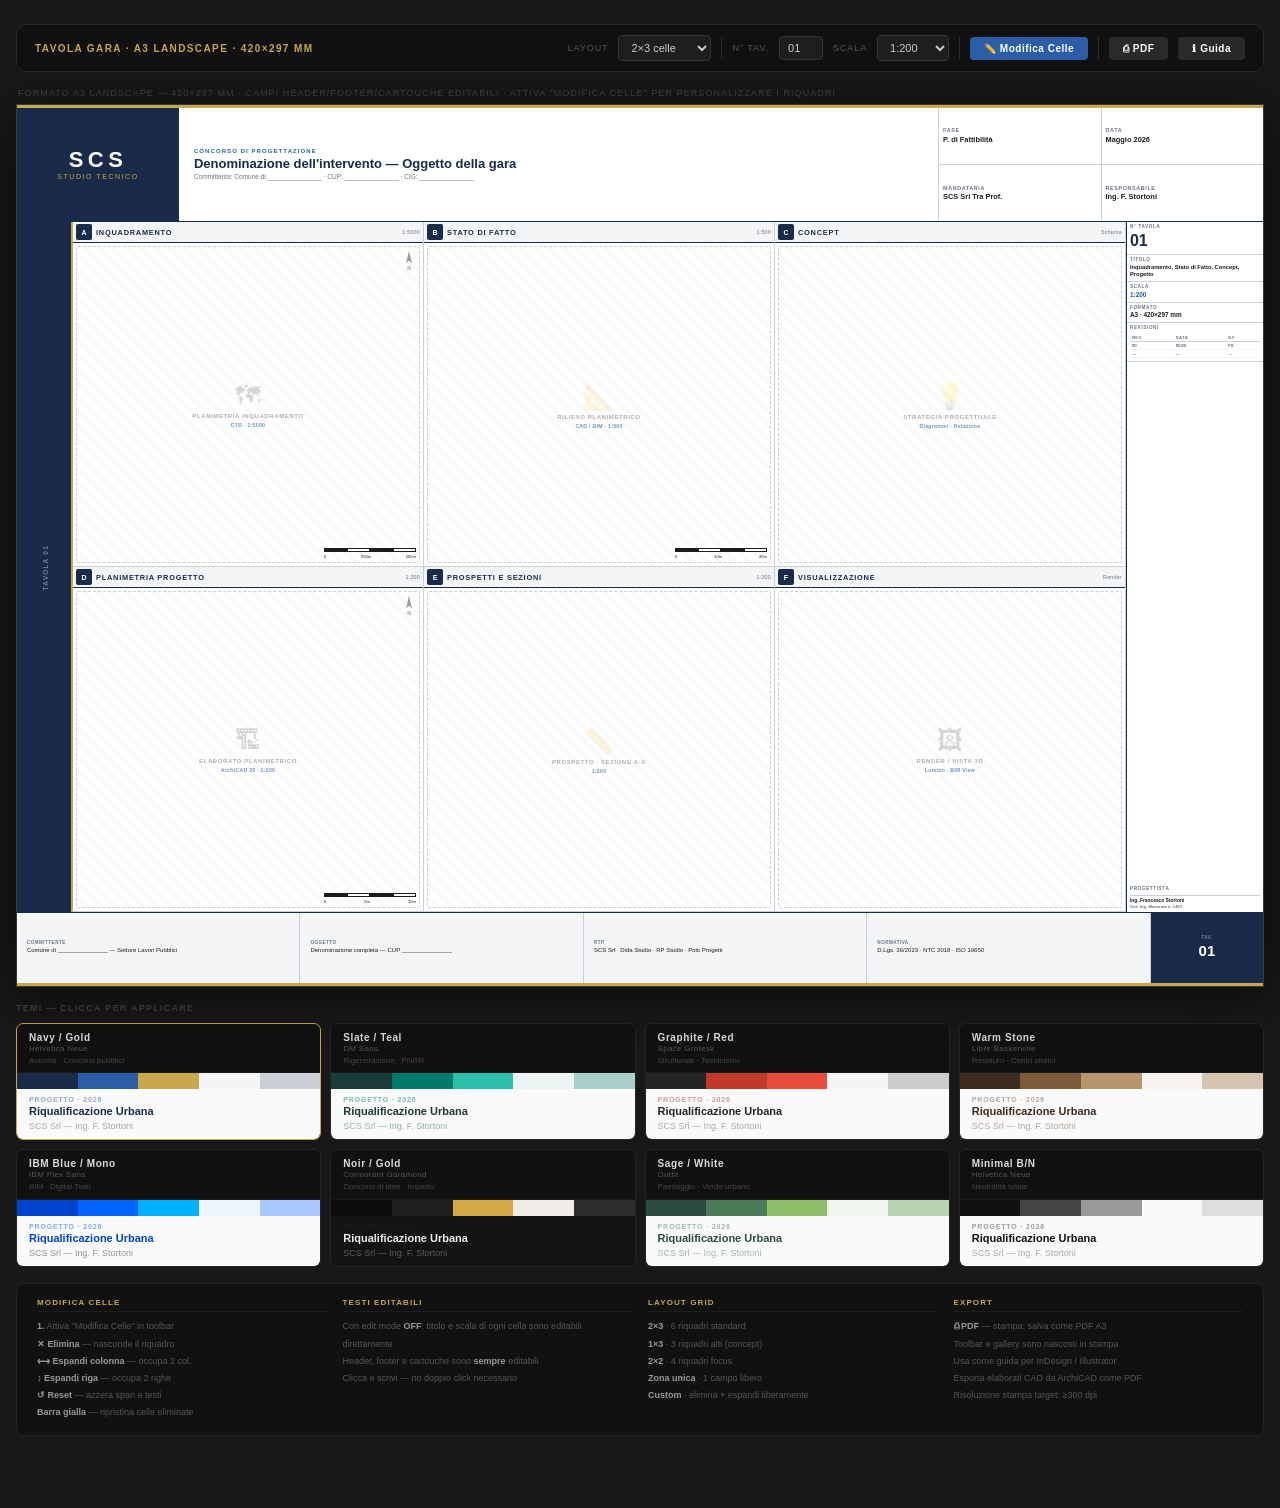
<file: index.html>
<!DOCTYPE html>
<html lang="it">
<head>
<meta charset="UTF-8">
<meta name="viewport" content="width=device-width, initial-scale=1.0">
<title>Template Tavola di Gara — A3</title>
<link rel="preconnect" href="https://fonts.googleapis.com">
<link href="https://fonts.googleapis.com/css2?family=DM+Sans:wght@300;400;500;600;700&family=Space+Grotesk:wght@400;500;600;700&family=Libre+Baskerville:wght@400;700&family=IBM+Plex+Sans:wght@300;400;500;600;700&family=IBM+Plex+Mono:wght@400;500&family=Cormorant+Garamond:wght@400;500;600;700&family=Outfit:wght@300;400;500;600;700&display=swap" rel="stylesheet">
<style>
:root {
  --navy:   #1A2B4A;
  --accent: #2B5EA7;
  --gold:   #C8A84B;
  --light:  #F4F5F7;
  --border: #CBD0D8;
  --text:   #1C1C1C;
  --muted:  #6B7280;
  --white:  #FFFFFF;
  --font:       "Helvetica Neue", Helvetica, Arial, sans-serif;
  --font-label: "Helvetica Neue", Helvetica, Arial, sans-serif;
}
*{box-sizing:border-box;margin:0;padding:0;}
body{
  font-family:var(--font);background:#181818;
  display:flex;flex-direction:column;align-items:center;
  padding:24px 16px 72px;gap:16px;min-height:100vh;
}

/* TOOLBAR */
.toolbar{
  width:100%;max-width:1320px;background:#111;
  border:1px solid #2A2A2A;border-radius:10px;
  padding:10px 18px;display:flex;align-items:center;gap:10px;flex-wrap:wrap;
}
.tb-title{font-size:10px;font-weight:700;letter-spacing:.14em;text-transform:uppercase;color:var(--gold);margin-right:auto;font-family:"Helvetica Neue",Helvetica,Arial,sans-serif;}
.tb-lbl{font-size:9px;color:#555;text-transform:uppercase;letter-spacing:.1em;font-family:"Helvetica Neue",Helvetica,Arial,sans-serif;}
.tb-sel,.tb-inp{background:#1E1E1E;border:1px solid #333;border-radius:4px;color:#CCC;font-family:"Helvetica Neue",Helvetica,Arial,sans-serif;font-size:11px;padding:5px 8px;cursor:pointer;}
.tb-btn{background:var(--accent);border:none;border-radius:4px;color:white;font-family:"Helvetica Neue",Helvetica,Arial,sans-serif;font-size:10px;font-weight:700;padding:6px 14px;cursor:pointer;letter-spacing:.05em;transition:opacity 120ms;white-space:nowrap;}
.tb-btn:hover{opacity:.8;}
.tb-btn.sec{background:#2A2A2A;}
.tb-btn.edit-on{background:#3D2800;border:1.5px solid var(--gold);color:var(--gold);}
.tb-div{width:1px;height:22px;background:#2A2A2A;}

/* RESTORE BAR */
.restore-bar{
  width:100%;max-width:1320px;background:#1E1500;
  border:1px solid #4A3300;border-radius:8px;
  padding:9px 16px;display:none;align-items:center;gap:8px;flex-wrap:wrap;
}
.restore-bar.on{display:flex;}
.rb-lbl{font-size:9px;font-weight:700;color:#998055;letter-spacing:.1em;text-transform:uppercase;font-family:"Helvetica Neue",Helvetica,Arial,sans-serif;}
.rb-chip{
  background:#2A1800;border:1px solid #7B5500;border-radius:20px;
  padding:3px 11px;font-size:9px;font-weight:600;color:var(--gold);
  cursor:pointer;font-family:"Helvetica Neue",Helvetica,Arial,sans-serif;transition:background 100ms;
}
.rb-chip:hover{background:#3E2200;}
.rb-all{margin-left:auto;background:#2E2E2E;border:none;border-radius:4px;color:#888;font-family:"Helvetica Neue",Helvetica,Arial,sans-serif;font-size:9px;font-weight:600;padding:4px 12px;cursor:pointer;}
.rb-all:hover{color:#CCC;}

/* SHEET */
.sheet-wrap{width:100%;max-width:1320px;}
.sheet-lbl{font-size:9px;color:#444;letter-spacing:.12em;text-transform:uppercase;margin-bottom:6px;padding-left:2px;font-family:"Helvetica Neue",Helvetica,Arial,sans-serif;}

.tavola{
  width:100%;aspect-ratio:420/297;
  background:var(--white);border:1px solid #383838;
  position:relative;display:flex;flex-direction:column;
  overflow:hidden;box-shadow:0 10px 50px rgba(0,0,0,.55);
}
.tavola.em{outline:2.5px solid var(--gold);outline-offset:3px;}

.abar{height:3px;background:var(--gold);flex-shrink:0;}

/* HEADER */
.hdr{display:flex;height:13%;border-bottom:1.5px solid var(--navy);flex-shrink:0;}
.hdr-logo{width:13%;background:var(--navy);display:flex;flex-direction:column;align-items:center;justify-content:center;padding:0 6px;flex-shrink:0;gap:2px;}
.l-main{color:white;font-size:clamp(9px,1.8vw,22px);font-weight:800;letter-spacing:.2em;font-family:var(--font-label);line-height:1;}
.l-sub{color:var(--gold);font-size:clamp(4px,.55vw,7px);font-weight:500;letter-spacing:.22em;text-transform:uppercase;font-family:var(--font-label);text-align:center;}
.hdr-proj{flex:1;display:flex;flex-direction:column;justify-content:center;padding:0 clamp(6px,1.2%,16px);border-right:1px solid var(--border);gap:2px;}
.p-ey{font-size:clamp(4px,.48vw,6px);font-weight:700;color:var(--accent);letter-spacing:.18em;text-transform:uppercase;font-family:var(--font-label);}
.p-ttl{font-size:clamp(7px,1.05vw,13px);font-weight:700;color:var(--navy);line-height:1.2;font-family:var(--font);}
.p-sub{font-size:clamp(4px,.52vw,6.5px);color:var(--muted);font-weight:400;font-family:var(--font-label);line-height:1.3;}
.hdr-meta{display:flex;flex-direction:column;width:26%;flex-shrink:0;}
.mrow{display:flex;flex:1;border-bottom:1px solid var(--border);}
.mrow:last-child{border-bottom:none;}
.mcell{flex:1;display:flex;flex-direction:column;justify-content:center;padding:0 clamp(4px,.7%,9px);border-right:1px solid var(--border);}
.mcell:last-child{border-right:none;}
.ml{font-size:clamp(3.5px,.42vw,5.5px);font-weight:700;color:var(--muted);letter-spacing:.12em;text-transform:uppercase;font-family:var(--font-label);line-height:1;}
.mv{font-size:clamp(4.5px,.58vw,7.5px);font-weight:600;color:var(--text);font-family:var(--font);line-height:1.25;margin-top:1px;}

/* BODY */
.body{flex:1;display:flex;overflow:hidden;}
.spine{width:4.5%;background:var(--navy);display:flex;align-items:center;justify-content:center;flex-shrink:0;position:relative;}
.sp-lbl{writing-mode:vertical-rl;transform:rotate(180deg);font-size:clamp(4px,.5vw,6.5px);font-weight:700;letter-spacing:.2em;text-transform:uppercase;color:rgba(255,255,255,.4);font-family:var(--font-label);}
.sp-line{position:absolute;top:0;right:0;width:2.5px;height:100%;background:var(--gold);}

/* GRID */
.cgrid{flex:1;display:grid;grid-template-columns:1fr 1fr 1fr;grid-template-rows:1fr 1fr;overflow:hidden;}

/* CELL */
.cell{
  border-right:1px solid var(--border);border-bottom:1px solid var(--border);
  display:flex;flex-direction:column;overflow:hidden;background:var(--white);
  position:relative;
}
.cell.gone{display:none!important;}
.cell.sc2{grid-column:span 2;}
.cell.sr2{grid-row:span 2;}

.cell-hdr{background:var(--light);border-bottom:1px solid var(--navy);padding:clamp(2px,.4%,5px) clamp(3px,.6%,8px);display:flex;align-items:center;gap:4px;flex-shrink:0;}
.cnum{width:clamp(10px,1.4vw,16px);height:clamp(10px,1.4vw,16px);background:var(--navy);color:white;border-radius:2px;display:flex;align-items:center;justify-content:center;font-size:clamp(4.5px,.55vw,7px);font-weight:700;flex-shrink:0;font-family:var(--font-label);}
.cttl{font-size:clamp(4.5px,.58vw,7.5px);font-weight:700;color:var(--navy);text-transform:uppercase;letter-spacing:.1em;font-family:var(--font-label);line-height:1;outline:none;min-width:4px;}
.cttl:focus{background:rgba(43,94,167,.09);border-radius:2px;padding:0 2px;}
.csc{font-size:clamp(3.5px,.42vw,5.5px);color:var(--muted);font-weight:500;margin-left:auto;font-family:var(--font-label);letter-spacing:.04em;outline:none;min-width:4px;}
.csc:focus{background:rgba(43,94,167,.09);border-radius:2px;padding:0 2px;}

.cell-body{flex:1;padding:clamp(3px,.5%,7px);display:flex;align-items:center;justify-content:center;position:relative;}

.phz{
  width:100%;height:100%;border:1px dashed var(--border);border-radius:2px;
  display:flex;flex-direction:column;align-items:center;justify-content:center;gap:3px;
  background:repeating-linear-gradient(45deg,transparent,transparent 5px,rgba(203,208,216,.10) 5px,rgba(203,208,216,.10) 10px);
  position:relative;overflow:hidden;
}
.phi{font-size:clamp(12px,2vw,26px);opacity:.15;}
.pht{font-size:clamp(4px,.48vw,6px);color:var(--muted);font-weight:600;letter-spacing:.1em;text-transform:uppercase;opacity:.55;font-family:var(--font-label);}
.phs{font-size:clamp(3.5px,.4vw,5.5px);color:var(--accent);font-weight:700;letter-spacing:.06em;opacity:.65;font-family:var(--font-label);}

.north{position:absolute;top:clamp(3px,.5%,6px);right:clamp(3px,.5%,6px);display:flex;flex-direction:column;align-items:center;gap:1px;opacity:.45;}
.north svg{width:clamp(8px,1.1vw,14px);height:clamp(8px,1.1vw,14px);}
.north-n{font-size:clamp(3.5px,.4vw,5.5px);font-weight:800;color:var(--text);font-family:var(--font-label);}

.sbar{position:absolute;bottom:clamp(3px,.5%,6px);right:clamp(3px,.5%,6px);display:flex;flex-direction:column;align-items:flex-end;gap:2px;}
.sbt{display:flex;height:clamp(2px,.35vw,5px);}
.sbs{width:clamp(12px,1.8vw,24px);border:1px solid var(--text);}
.sbs:nth-child(odd){background:var(--text);}
.sbs:nth-child(even){background:transparent;}
.sbl{display:flex;justify-content:space-between;width:100%;font-size:clamp(3px,.32vw,4.5px);color:var(--text);font-family:var(--font-label);}

/* CELL OVERLAY */
.cov{
  display:none;position:absolute;inset:0;
  background:rgba(0,0,0,.58);backdrop-filter:blur(2px);
  z-index:10;flex-direction:column;align-items:center;justify-content:center;gap:7px;
}
.em .cell:not(.gone) .cov{display:flex;}
.cov-lbl{font-size:clamp(5px,.65vw,9px);font-weight:700;color:rgba(255,255,255,.6);letter-spacing:.14em;text-transform:uppercase;font-family:"Helvetica Neue",Helvetica,Arial,sans-serif;}
.cov-row{display:flex;gap:5px;flex-wrap:wrap;justify-content:center;}
.cob{border:none;border-radius:4px;font-family:"Helvetica Neue",Helvetica,Arial,sans-serif;font-size:clamp(5px,.6vw,8px);font-weight:700;padding:clamp(3px,.4%,5px) clamp(5px,.7%,10px);cursor:pointer;letter-spacing:.06em;transition:opacity 100ms;white-space:nowrap;}
.cob:hover{opacity:.78;}
.cob.del{background:#B83232;color:white;}
.cob.ecol{background:#1A6FA8;color:white;}
.cob.erow{background:#227A44;color:white;}
.cob.rst{background:#555;color:white;}

/* expand state toggle indicator */
.cell.sc2 .cob.ecol{background:#0D3D5E;}
.cell.sr2 .cob.erow{background:#0D3D20;}

/* CARTOUCHE */
.cart{width:11%;border-left:1.5px solid var(--navy);display:flex;flex-direction:column;flex-shrink:0;background:var(--white);}
.cblk{border-bottom:1px solid var(--border);padding:clamp(3px,.5%,6px) clamp(3px,.55%,7px);display:flex;flex-direction:column;gap:1px;}
.cblk:last-child{border-bottom:none;flex:1;display:flex;flex-direction:column;justify-content:flex-end;}
.clbl{font-size:clamp(3px,.36vw,5px);font-weight:700;color:var(--muted);text-transform:uppercase;letter-spacing:.14em;font-family:var(--font-label);line-height:1;}
.cval{font-size:clamp(4px,.5vw,6.5px);font-weight:600;color:var(--text);font-family:var(--font);line-height:1.25;}
.cval.big{font-size:clamp(9px,1.3vw,16px);font-weight:800;color:var(--navy);}
.cval.acc{color:var(--accent);}
.revt{width:100%;border-collapse:collapse;margin-top:2px;}
.revt th{font-size:clamp(3px,.33vw,4.5px);font-weight:700;color:var(--muted);text-transform:uppercase;letter-spacing:.08em;border-bottom:1px solid var(--border);padding:1px 2px;text-align:left;font-family:var(--font-label);}
.revt td{font-size:clamp(3px,.33vw,4.5px);color:var(--text);padding:1px 2px;border-bottom:1px solid var(--light);font-family:var(--font-label);}

/* FOOTER */
.foot{height:8%;border-top:1.5px solid var(--navy);display:flex;flex-shrink:0;background:var(--light);}
.fcell{flex:1;display:flex;flex-direction:column;justify-content:center;padding:0 clamp(5px,.8%,10px);border-right:1px solid var(--border);gap:1px;}
.fcell:last-child{border-right:none;}
.flbl{font-size:clamp(3px,.36vw,5px);font-weight:700;color:var(--muted);text-transform:uppercase;letter-spacing:.1em;font-family:var(--font-label);line-height:1;}
.fval{font-size:clamp(4px,.48vw,6px);font-weight:500;color:var(--text);font-family:var(--font);line-height:1.2;}
.fpg{min-width:7%;max-width:9%;background:var(--navy);justify-content:center;align-items:center;}
.fpg .flbl{color:rgba(255,255,255,.4);}
.fpg .fval{font-size:clamp(8px,1.2vw,15px);font-weight:800;color:white;font-family:var(--font-label);}

/* GALLERY */
.gal-sec{width:100%;max-width:1320px;}
.gal-ttl{font-size:9px;font-weight:700;letter-spacing:.14em;text-transform:uppercase;color:#444;margin-bottom:10px;font-family:"Helvetica Neue",Helvetica,Arial,sans-serif;}
.gal-grid{display:grid;grid-template-columns:repeat(4,1fr);gap:9px;}
.tcard{background:#111;border:1.5px solid #252525;border-radius:7px;overflow:hidden;cursor:pointer;transition:border-color 140ms,transform 140ms;}
.tcard:hover{border-color:#484848;transform:translateY(-2px);}
.tcard.on{border-color:var(--gold)!important;}
.tc-hdr{padding:8px 12px 6px;border-bottom:1px solid #1A1A1A;}
.tc-name{font-size:10px;font-weight:700;color:#DDD;letter-spacing:.06em;font-family:"Helvetica Neue",Helvetica,Arial,sans-serif;}
.tc-font{font-size:8px;color:#555;margin-top:1px;letter-spacing:.04em;font-family:"Helvetica Neue",Helvetica,Arial,sans-serif;}
.tc-desc{font-size:8px;color:#444;margin-top:2px;line-height:1.4;font-family:"Helvetica Neue",Helvetica,Arial,sans-serif;}
.tc-sw{display:flex;height:16px;}
.tc-s{flex:1;}
.tc-prev{padding:7px 12px;display:flex;flex-direction:column;gap:2px;}
.tcp-lbl{font-size:7px;font-weight:700;letter-spacing:.12em;text-transform:uppercase;opacity:.5;}
.tcp-ttl{font-size:11px;font-weight:700;line-height:1.2;}
.tcp-sub{font-size:9px;font-weight:400;opacity:.6;line-height:1.4;}

/* INFO */
.info-sec{width:100%;max-width:1320px;background:#111;border:1px solid #222;border-radius:8px;padding:14px 20px;display:grid;grid-template-columns:repeat(4,1fr);gap:16px;}
.il{font-size:8px;font-weight:700;color:#C8A84B;letter-spacing:.14em;text-transform:uppercase;margin-bottom:6px;padding-bottom:4px;border-bottom:1px solid #1E1E1E;font-family:"Helvetica Neue",Helvetica,Arial,sans-serif;}
.ii{font-size:9px;color:#555;line-height:1.9;font-family:"Helvetica Neue",Helvetica,Arial,sans-serif;}
.ii strong{color:#999;font-weight:600;}

@media print{
  body{background:white;padding:0;}
  .toolbar,.gal-sec,.info-sec,.sheet-lbl,.restore-bar{display:none!important;}
  .sheet-wrap{max-width:100%;}
  .tavola{box-shadow:none;border:.5pt solid #999;outline:none!important;}
  .cov{display:none!important;}
}
</style>
</head>
<body>

<!-- TOOLBAR -->
<div class="toolbar">
  <span class="tb-title">Tavola Gara · A3 Landscape · 420×297 mm</span>

  <span class="tb-lbl">Layout</span>
  <select class="tb-sel" id="layoutSel" onchange="switchLayout(this.value)">
    <option value="2x3">2×3 celle</option>
    <option value="1x3">1×3 celle</option>
    <option value="2x2">2×2 celle</option>
    <option value="free">Zona unica</option>
  </select>

  <div class="tb-div"></div>
  <span class="tb-lbl">N° Tav.</span>
  <input class="tb-inp" id="tavNum" type="text" value="01" style="width:44px" oninput="updateMeta()">
  <span class="tb-lbl">Scala</span>
  <select class="tb-sel" id="scaleSel" onchange="updateMeta()">
    <option>1:50</option><option>1:100</option><option selected>1:200</option>
    <option>1:500</option><option>1:1000</option><option>NTS</option>
  </select>

  <div class="tb-div"></div>
  <button class="tb-btn" id="emBtn" onclick="toggleEM()">✏️ Modifica Celle</button>
  <div class="tb-div"></div>
  <button class="tb-btn sec" onclick="window.print()">⎙ PDF</button>
  <button class="tb-btn sec" onclick="showGuide()">ℹ Guida</button>
</div>

<!-- RESTORE BAR -->
<div class="restore-bar" id="rbar">
  <span class="rb-lbl">Celle eliminate:</span>
  <span id="rchips"></span>
  <button class="rb-all" onclick="restoreAll()">↺ Ripristina tutte</button>
</div>

<!-- TAVOLA -->
<div class="sheet-wrap">
  <div class="sheet-lbl" id="shLbl">Formato A3 Landscape — 420×297 mm · Campi header/footer/cartouche editabili · Attiva "Modifica Celle" per personalizzare i riquadri</div>

  <div class="tavola" id="sheet">
    <div class="abar"></div>

    <!-- HEADER -->
    <div class="hdr">
      <div class="hdr-logo">
        <div class="l-main">SCS</div>
        <div class="l-sub">Studio Tecnico</div>
      </div>
      <div class="hdr-proj">
        <div class="p-ey">Concorso di Progettazione</div>
        <div class="p-ttl" contenteditable="true">Denominazione dell'intervento — Oggetto della gara</div>
        <div class="p-sub" contenteditable="true">Committente: Comune di _______________ · CUP: _______________ · CIG: _______________</div>
      </div>
      <div class="hdr-meta">
        <div class="mrow">
          <div class="mcell"><div class="ml">Fase</div><div class="mv" contenteditable="true">P. di Fattibilità</div></div>
          <div class="mcell"><div class="ml">Data</div><div class="mv" contenteditable="true">Maggio 2026</div></div>
        </div>
        <div class="mrow">
          <div class="mcell"><div class="ml">Mandataria</div><div class="mv" contenteditable="true">SCS Srl Tra Prof.</div></div>
          <div class="mcell"><div class="ml">Responsabile</div><div class="mv" contenteditable="true">Ing. F. Stortoni</div></div>
        </div>
      </div>
    </div>

    <!-- BODY -->
    <div class="body">
      <div class="spine">
        <span class="sp-lbl" id="spLbl">Tavola 01</span>
        <div class="sp-line"></div>
      </div>

      <!-- GRID -->
      <div class="cgrid" id="cgrid">

        <!-- A -->
        <div class="cell" id="c0" data-l="A" data-dt="Inquadramento" data-ds="1:5000">
          <div class="cell-hdr">
            <div class="cnum">A</div>
            <div class="cttl" contenteditable="true">Inquadramento</div>
            <div class="csc" contenteditable="true">1:5000</div>
          </div>
          <div class="cell-body">
            <div class="phz">
              <div class="north"><svg viewBox="0 0 20 20"><polygon points="10,1 14,19 10,15 6,19" fill="currentColor" opacity=".8"/><polygon points="10,1 6,19 10,15 14,19" fill="currentColor" opacity=".25"/></svg><span class="north-n">N</span></div>
              <div class="phi">🗺</div><div class="pht">Planimetria inquadramento</div><div class="phs">CTR · 1:5000</div>
              <div class="sbar"><div class="sbt"><div class="sbs"></div><div class="sbs"></div><div class="sbs"></div><div class="sbs"></div></div><div class="sbl"><span>0</span><span>250m</span><span>500m</span></div></div>
            </div>
          </div>
          <div class="cov">
            <div class="cov-lbl">Cella A</div>
            <div class="cov-row">
              <button class="cob del"  onclick="hideCell(0)">✕ Elimina</button>
              <button class="cob ecol" onclick="toggleSpan(0,'col')" id="ec0">⟷ Espandi colonna</button>
              <button class="cob erow" onclick="toggleSpan(0,'row')" id="er0">↕ Espandi riga</button>
              <button class="cob rst"  onclick="resetCell(0)">↺ Reset</button>
            </div>
          </div>
        </div>

        <!-- B -->
        <div class="cell" id="c1" data-l="B" data-dt="Stato di Fatto" data-ds="1:500">
          <div class="cell-hdr">
            <div class="cnum">B</div>
            <div class="cttl" contenteditable="true">Stato di Fatto</div>
            <div class="csc" contenteditable="true">1:500</div>
          </div>
          <div class="cell-body">
            <div class="phz">
              <div class="phi">📐</div><div class="pht">Rilievo planimetrico</div><div class="phs">CAD / BIM · 1:500</div>
              <div class="sbar"><div class="sbt"><div class="sbs"></div><div class="sbs"></div><div class="sbs"></div><div class="sbs"></div></div><div class="sbl"><span>0</span><span>10m</span><span>20m</span></div></div>
            </div>
          </div>
          <div class="cov">
            <div class="cov-lbl">Cella B</div>
            <div class="cov-row">
              <button class="cob del"  onclick="hideCell(1)">✕ Elimina</button>
              <button class="cob ecol" onclick="toggleSpan(1,'col')" id="ec1">⟷ Espandi colonna</button>
              <button class="cob erow" onclick="toggleSpan(1,'row')" id="er1">↕ Espandi riga</button>
              <button class="cob rst"  onclick="resetCell(1)">↺ Reset</button>
            </div>
          </div>
        </div>

        <!-- C -->
        <div class="cell" id="c2" data-l="C" data-dt="Concept" data-ds="Schema">
          <div class="cell-hdr">
            <div class="cnum">C</div>
            <div class="cttl" contenteditable="true">Concept</div>
            <div class="csc" contenteditable="true">Schema</div>
          </div>
          <div class="cell-body">
            <div class="phz">
              <div class="phi">💡</div><div class="pht">Strategia progettuale</div><div class="phs">Diagrammi · Relazione</div>
            </div>
          </div>
          <div class="cov">
            <div class="cov-lbl">Cella C</div>
            <div class="cov-row">
              <button class="cob del"  onclick="hideCell(2)">✕ Elimina</button>
              <button class="cob ecol" onclick="toggleSpan(2,'col')" id="ec2">⟷ Espandi colonna</button>
              <button class="cob erow" onclick="toggleSpan(2,'row')" id="er2">↕ Espandi riga</button>
              <button class="cob rst"  onclick="resetCell(2)">↺ Reset</button>
            </div>
          </div>
        </div>

        <!-- D -->
        <div class="cell" id="c3" data-l="D" data-dt="Planimetria Progetto" data-ds="1:200">
          <div class="cell-hdr">
            <div class="cnum">D</div>
            <div class="cttl" contenteditable="true">Planimetria Progetto</div>
            <div class="csc" id="scLbl" contenteditable="true">1:200</div>
          </div>
          <div class="cell-body">
            <div class="phz">
              <div class="north"><svg viewBox="0 0 20 20"><polygon points="10,1 14,19 10,15 6,19" fill="currentColor" opacity=".8"/><polygon points="10,1 6,19 10,15 14,19" fill="currentColor" opacity=".25"/></svg><span class="north-n">N</span></div>
              <div class="phi">🏗</div><div class="pht">Elaborato planimetrico</div><div class="phs">ArchiCAD 29 · 1:200</div>
              <div class="sbar"><div class="sbt"><div class="sbs"></div><div class="sbs"></div><div class="sbs"></div><div class="sbs"></div></div><div class="sbl"><span>0</span><span>5m</span><span>10m</span></div></div>
            </div>
          </div>
          <div class="cov">
            <div class="cov-lbl">Cella D</div>
            <div class="cov-row">
              <button class="cob del"  onclick="hideCell(3)">✕ Elimina</button>
              <button class="cob ecol" onclick="toggleSpan(3,'col')" id="ec3">⟷ Espandi colonna</button>
              <button class="cob erow" onclick="toggleSpan(3,'row')" id="er3">↕ Espandi riga</button>
              <button class="cob rst"  onclick="resetCell(3)">↺ Reset</button>
            </div>
          </div>
        </div>

        <!-- E -->
        <div class="cell" id="c4" data-l="E" data-dt="Prospetti e Sezioni" data-ds="1:200">
          <div class="cell-hdr">
            <div class="cnum">E</div>
            <div class="cttl" contenteditable="true">Prospetti e Sezioni</div>
            <div class="csc" contenteditable="true">1:200</div>
          </div>
          <div class="cell-body">
            <div class="phz">
              <div class="phi">📏</div><div class="pht">Prospetto · Sezione A-A</div><div class="phs">1:200</div>
            </div>
          </div>
          <div class="cov">
            <div class="cov-lbl">Cella E</div>
            <div class="cov-row">
              <button class="cob del"  onclick="hideCell(4)">✕ Elimina</button>
              <button class="cob ecol" onclick="toggleSpan(4,'col')" id="ec4">⟷ Espandi colonna</button>
              <button class="cob erow" onclick="toggleSpan(4,'row')" id="er4">↕ Espandi riga</button>
              <button class="cob rst"  onclick="resetCell(4)">↺ Reset</button>
            </div>
          </div>
        </div>

        <!-- F -->
        <div class="cell" id="c5" data-l="F" data-dt="Visualizzazione" data-ds="Render">
          <div class="cell-hdr">
            <div class="cnum">F</div>
            <div class="cttl" contenteditable="true">Visualizzazione</div>
            <div class="csc" contenteditable="true">Render</div>
          </div>
          <div class="cell-body">
            <div class="phz">
              <div class="phi">🖼</div><div class="pht">Render / Vista 3D</div><div class="phs">Lumion · BIM View</div>
            </div>
          </div>
          <div class="cov">
            <div class="cov-lbl">Cella F</div>
            <div class="cov-row">
              <button class="cob del"  onclick="hideCell(5)">✕ Elimina</button>
              <button class="cob ecol" onclick="toggleSpan(5,'col')" id="ec5">⟷ Espandi colonna</button>
              <button class="cob erow" onclick="toggleSpan(5,'row')" id="er5">↕ Espandi riga</button>
              <button class="cob rst"  onclick="resetCell(5)">↺ Reset</button>
            </div>
          </div>
        </div>

      </div><!-- /cgrid -->

      <!-- CARTOUCHE -->
      <div class="cart">
        <div class="cblk"><div class="clbl">N° Tavola</div><div class="cval big" id="cnum">01</div></div>
        <div class="cblk"><div class="clbl">Titolo</div><div class="cval" contenteditable="true" style="font-size:clamp(3.5px,.45vw,6px)">Inquadramento, Stato di Fatto, Concept, Progetto</div></div>
        <div class="cblk"><div class="clbl">Scala</div><div class="cval acc" id="cscale">1:200</div></div>
        <div class="cblk"><div class="clbl">Formato</div><div class="cval">A3 · 420×297 mm</div></div>
        <div class="cblk">
          <div class="clbl">Revisioni</div>
          <table class="revt">
            <tr><th>Rev</th><th>Data</th><th>By</th></tr>
            <tr><td>00</td><td>05/26</td><td>FS</td></tr>
            <tr><td>—</td><td>—</td><td>—</td></tr>
          </table>
        </div>
        <div class="cblk">
          <div class="clbl">Progettista</div>
          <div style="border-top:1px solid var(--border);padding-top:2px;margin-top:2px;">
            <div class="cval" style="font-size:clamp(3px,.38vw,5px)">Ing. Francesco Stortoni</div>
            <div class="cval" style="font-size:clamp(2.5px,.33vw,4.5px);color:var(--muted)">Ord. Ing. Macerata n. 1407</div>
          </div>
        </div>
      </div>
    </div><!-- /body -->

    <!-- FOOTER -->
    <div class="foot">
      <div class="fcell"><div class="flbl">Committente</div><div class="fval" contenteditable="true">Comune di _______________ — Settore Lavori Pubblici</div></div>
      <div class="fcell"><div class="flbl">Oggetto</div><div class="fval" contenteditable="true">Denominazione completa — CUP _______________</div></div>
      <div class="fcell"><div class="flbl">RTP</div><div class="fval" contenteditable="true">SCS Srl · Dida Studio · RP Studio · Polo Progetti</div></div>
      <div class="fcell"><div class="flbl">Normativa</div><div class="fval">D.Lgs. 36/2023 · NTC 2018 · ISO 19650</div></div>
      <div class="fcell fpg"><div class="flbl">Tav.</div><div class="fval" id="fpg">01</div></div>
    </div>
    <div class="abar"></div>
  </div>
</div>

<!-- GALLERY -->
<div class="gal-sec">
  <div class="gal-ttl">Temi — clicca per applicare</div>
  <div class="gal-grid" id="gallery"></div>
</div>

<!-- INFO -->
<div class="info-sec">
  <div>
    <div class="il">Modifica celle</div>
    <div class="ii"><strong>1.</strong> Attiva "Modifica Celle" in toolbar</div>
    <div class="ii"><strong>✕ Elimina</strong> — nasconde il riquadro</div>
    <div class="ii"><strong>⟷ Espandi colonna</strong> — occupa 2 col.</div>
    <div class="ii"><strong>↕ Espandi riga</strong> — occupa 2 righe</div>
    <div class="ii"><strong>↺ Reset</strong> — azzera span e testi</div>
    <div class="ii"><strong>Barra gialla</strong> — ripristina celle eliminate</div>
  </div>
  <div>
    <div class="il">Testi editabili</div>
    <div class="ii">Con edit mode <strong>OFF</strong>: titolo e scala di ogni cella sono editabili direttamente</div>
    <div class="ii">Header, footer e cartouche sono <strong>sempre</strong> editabili</div>
    <div class="ii">Clicca e scrivi — no doppio click necessario</div>
  </div>
  <div>
    <div class="il">Layout grid</div>
    <div class="ii"><strong>2×3</strong> · 6 riquadri standard</div>
    <div class="ii"><strong>1×3</strong> · 3 riquadri alti (concept)</div>
    <div class="ii"><strong>2×2</strong> · 4 riquadri focus</div>
    <div class="ii"><strong>Zona unica</strong> · 1 campo libero</div>
    <div class="ii"><strong>Custom</strong> · elimina + espandi liberamente</div>
  </div>
  <div>
    <div class="il">Export</div>
    <div class="ii"><strong>⎙ PDF</strong> — stampa: salva come PDF A3</div>
    <div class="ii">Toolbar e gallery sono nascosti in stampa</div>
    <div class="ii">Usa come guida per InDesign / Illustrator</div>
    <div class="ii">Esporta elaborati CAD da ArchiCAD come PDF</div>
    <div class="ii">Risoluzione stampa target: ≥300 dpi</div>
  </div>
</div>

<script>
/* ── THEMES ─────────────────────────────────────────────────── */
const TH = [
  {id:'navy-gold',   name:'Navy / Gold',      font:'Helvetica Neue',    fs:'"Helvetica Neue",Helvetica,Arial,sans-serif',         fl:'"Helvetica Neue",Helvetica,Arial,sans-serif',         desc:'Autorità · Concorsi pubblici',   dark:false,navy:'#1A2B4A',ac:'#2B5EA7',gold:'#C8A84B',lt:'#F4F5F7',bd:'#CBD0D8',tx:'#1C1C1C',mu:'#6B7280',wh:'#FFFFFF',sw:['#1A2B4A','#2B5EA7','#C8A84B','#F4F5F7','#CBD0D8']},
  {id:'slate-teal',  name:'Slate / Teal',     font:'DM Sans',           fs:'"DM Sans","Helvetica Neue",Arial,sans-serif',          fl:'"DM Sans","Helvetica Neue",Arial,sans-serif',          desc:'Rigenerazione · PNRR',           dark:false,navy:'#1B3A3A',ac:'#007A6A',gold:'#2BBFAA',lt:'#EDF5F4',bd:'#A8CFCA',tx:'#0F2020',mu:'#5A8080',wh:'#F8FFFE',sw:['#1B3A3A','#007A6A','#2BBFAA','#EDF5F4','#A8CFCA']},
  {id:'graphite-red',name:'Graphite / Red',   font:'Space Grotesk',     fs:'"Space Grotesk","Helvetica Neue",Arial,sans-serif',    fl:'"Space Grotesk","Helvetica Neue",Arial,sans-serif',    desc:'Strutturale · Tecnicismo',        dark:false,navy:'#242424',ac:'#C0392B',gold:'#E74C3C',lt:'#F5F5F5',bd:'#CCCCCC',tx:'#1A1A1A',mu:'#777777',wh:'#FFFFFF',sw:['#242424','#C0392B','#E74C3C','#F5F5F5','#CCCCCC']},
  {id:'warm-stone',  name:'Warm Stone',       font:'Libre Baskerville', fs:'"Libre Baskerville",Georgia,serif',                    fl:'"Helvetica Neue",Helvetica,Arial,sans-serif',         desc:'Restauro · Centri storici',       dark:false,navy:'#3D2B1F',ac:'#7B5B3A',gold:'#B8956A',lt:'#F7F3EF',bd:'#D6C4B0',tx:'#2A1A0E',mu:'#8A7060',wh:'#FDFAF7',sw:['#3D2B1F','#7B5B3A','#B8956A','#F7F3EF','#D6C4B0']},
  {id:'ibm-blue',    name:'IBM Blue / Mono',  font:'IBM Plex Sans',     fs:'"IBM Plex Sans","Helvetica Neue",Arial,sans-serif',    fl:'"IBM Plex Mono","Courier New",monospace',             desc:'BIM · Digital Twin',             dark:false,navy:'#0043CE',ac:'#0062FF',gold:'#00B0FF',lt:'#EDF5FF',bd:'#A6C8FF',tx:'#161616',mu:'#525252',wh:'#FFFFFF',sw:['#0043CE','#0062FF','#00B0FF','#EDF5FF','#A6C8FF']},
  {id:'noir-gold',   name:'Noir / Gold',      font:'Cormorant Garamond',fs:'"Cormorant Garamond",Georgia,serif',                   fl:'"Helvetica Neue",Helvetica,Arial,sans-serif',         desc:'Concorsi di idee · Impatto',     dark:true, navy:'#0D0D0D',ac:'#1F1F1F',gold:'#D4A843',lt:'#F0EDE8',bd:'#2E2E2E',tx:'#EFEFEF',mu:'#888888',wh:'#141414',sw:['#0D0D0D','#1F1F1F','#D4A843','#F0EDE8','#2E2E2E']},
  {id:'sage-white',  name:'Sage / White',     font:'Outfit',            fs:'"Outfit","Helvetica Neue",Arial,sans-serif',            fl:'"Outfit","Helvetica Neue",Arial,sans-serif',            desc:'Paesaggio · Verde urbano',        dark:false,navy:'#2D4A3E',ac:'#4A7C59',gold:'#8FBF6A',lt:'#F0F5EE',bd:'#B8D4B0',tx:'#1A2E1F',mu:'#6B8C72',wh:'#FAFFF8',sw:['#2D4A3E','#4A7C59','#8FBF6A','#F0F5EE','#B8D4B0']},
  {id:'minimal-bw',  name:'Minimal B/N',      font:'Helvetica Neue',    fs:'"Helvetica Neue",Helvetica,Arial,sans-serif',          fl:'"Helvetica Neue",Helvetica,Arial,sans-serif',          desc:'Neutralità totale',               dark:false,navy:'#111111',ac:'#444444',gold:'#999999',lt:'#F8F8F8',bd:'#DEDEDE',tx:'#111111',mu:'#777777',wh:'#FFFFFF',sw:['#111111','#444444','#999999','#F8F8F8','#DEDEDE']}
];
let activeT = 'navy-gold';

function applyTheme(id) {
  const t = TH.find(x=>x.id===id); if(!t)return;
  activeT = id;
  const r = document.documentElement.style;
  r.setProperty('--navy',t.navy); r.setProperty('--accent',t.ac);
  r.setProperty('--gold',t.gold); r.setProperty('--light',t.lt);
  r.setProperty('--border',t.bd); r.setProperty('--text',t.tx);
  r.setProperty('--muted',t.mu);  r.setProperty('--white',t.wh);
  r.setProperty('--font',t.fs);   r.setProperty('--font-label',t.fl);
  document.querySelectorAll('.tcard').forEach(c=>c.classList.toggle('on',c.dataset.id===id));
}

function buildGallery() {
  const g = document.getElementById('gallery');
  TH.forEach(t => {
    const c = document.createElement('div');
    c.className = 'tcard'+(t.id===activeT?' on':'');
    c.dataset.id = t.id;
    c.onclick = ()=>applyTheme(t.id);
    const bg = t.dark?t.wh:'#FAFAFA', fg=t.dark?t.tx:t.navy, mu=t.mu;
    c.innerHTML = `
      <div class="tc-hdr">
        <div class="tc-name">${t.name}</div>
        <div class="tc-font">${t.font}</div>
        <div class="tc-desc">${t.desc}</div>
      </div>
      <div class="tc-sw">${t.sw.map(s=>`<div class="tc-s" style="background:${s}"></div>`).join('')}</div>
      <div class="tc-prev" style="background:${bg}">
        <div class="tcp-lbl" style="color:${t.ac};font-family:${t.fl}">Progetto · 2026</div>
        <div class="tcp-ttl" style="color:${fg};font-family:${t.fs}">Riqualificazione Urbana</div>
        <div class="tcp-sub" style="color:${mu};font-family:${t.fs}">SCS Srl — Ing. F. Stortoni</div>
      </div>`;
    g.appendChild(c);
  });
}

/* ── LAYOUT ─────────────────────────────────────────────────── */
const hidden = new Set();

function switchLayout(l) {
  const grid = document.getElementById('cgrid');
  const cells = [...grid.querySelectorAll('.cell')];
  cells.forEach(c=>{c.classList.remove('gone','sc2','sr2');});
  hidden.clear();

  if(l==='2x3'){grid.style.gridTemplateColumns='1fr 1fr 1fr';grid.style.gridTemplateRows='1fr 1fr';}
  else if(l==='1x3'){grid.style.gridTemplateColumns='1fr 1fr 1fr';grid.style.gridTemplateRows='1fr';cells.forEach((c,i)=>{if(i>=3){c.classList.add('gone');hidden.add(i);}});}
  else if(l==='2x2'){grid.style.gridTemplateColumns='1fr 1fr';grid.style.gridTemplateRows='1fr 1fr';cells.forEach((c,i)=>{if(i>=4){c.classList.add('gone');hidden.add(i);}});}
  else if(l==='free'){grid.style.gridTemplateColumns='1fr';grid.style.gridTemplateRows='1fr';cells.forEach((c,i)=>{if(i>0){c.classList.add('gone');hidden.add(i);}});}
  refreshBar();
}

/* ── EDIT MODE ──────────────────────────────────────────────── */
let em = false;
function toggleEM() {
  em = !em;
  const sheet = document.getElementById('sheet');
  const btn   = document.getElementById('emBtn');
  sheet.classList.toggle('em', em);
  btn.classList.toggle('edit-on', em);
  btn.textContent = em ? '✓ Fine modifica' : '✏️ Modifica Celle';
  document.getElementById('shLbl').textContent = em
    ? 'MODALITÀ MODIFICA CELLE — Clicca su un riquadro per eliminarlo, espanderlo o resettarlo'
    : 'Formato A3 Landscape — 420×297 mm · Campi header/footer/cartouche editabili · Attiva "Modifica Celle" per personalizzare i riquadri';
}

/* ── CELL OPS ───────────────────────────────────────────────── */
function hideCell(i) {
  document.getElementById('c'+i).classList.add('gone');
  hidden.add(i);
  refreshBar();
}
function restoreCell(i) {
  document.getElementById('c'+i).classList.remove('gone');
  hidden.delete(i);
  refreshBar();
}
function restoreAll() {
  for(let i=0;i<6;i++) document.getElementById('c'+i).classList.remove('gone');
  hidden.clear();
  refreshBar();
}
function toggleSpan(i, dir) {
  const c = document.getElementById('c'+i);
  if(dir==='col'){
    c.classList.toggle('sc2');
    c.classList.remove('sr2');
    document.getElementById('ec'+i).textContent = c.classList.contains('sc2') ? '⟷ Riduci colonna' : '⟷ Espandi colonna';
    document.getElementById('er'+i).textContent = '↕ Espandi riga';
  } else {
    c.classList.toggle('sr2');
    c.classList.remove('sc2');
    document.getElementById('er'+i).textContent = c.classList.contains('sr2') ? '↕ Riduci riga' : '↕ Espandi riga';
    document.getElementById('ec'+i).textContent = '⟷ Espandi colonna';
  }
}
function resetCell(i) {
  const c = document.getElementById('c'+i);
  c.classList.remove('sc2','sr2');
  c.querySelector('.cttl').textContent = c.dataset.dt || '';
  c.querySelector('.csc').textContent  = c.dataset.ds || '';
  document.getElementById('ec'+i).textContent = '⟷ Espandi colonna';
  document.getElementById('er'+i).textContent = '↕ Espandi riga';
}

function refreshBar() {
  const bar   = document.getElementById('rbar');
  const chips = document.getElementById('rchips');
  chips.innerHTML = '';
  if(hidden.size===0){bar.classList.remove('on');return;}
  bar.classList.add('on');
  hidden.forEach(i=>{
    const cell = document.getElementById('c'+i);
    const ltr  = cell?.dataset.l || String.fromCharCode(65+i);
    const ttl  = cell?.querySelector('.cttl')?.textContent || '';
    const chip = document.createElement('span');
    chip.className   = 'rb-chip';
    chip.textContent = `↺ ${ltr} — ${ttl}`;
    chip.onclick     = ()=>restoreCell(i);
    chips.appendChild(chip);
  });
}

/* ── META ────────────────────────────────────────────────────── */
function updateMeta() {
  const n = (document.getElementById('tavNum').value||'01').padStart(2,'0');
  const s = document.getElementById('scaleSel').value;
  document.getElementById('cnum').textContent   = n;
  document.getElementById('fpg').textContent    = n;
  document.getElementById('cscale').textContent = s;
  const sl = document.getElementById('scLbl'); if(sl) sl.textContent = s;
  document.getElementById('spLbl').textContent  = 'Tavola '+n;
}

function showGuide(){
  alert('TAVOLA A3 — Guida\n\n' +
  '── MODIFICA CELLE ──\n' +
  'Attiva il pulsante "Modifica Celle" in toolbar.\n' +
  'Su ogni riquadro appare un overlay con 4 azioni:\n' +
  '  ✕ Elimina → nasconde il riquadro\n' +
  '  ⟷ Espandi colonna → occupa 2 colonne (ri-clicca per ridurre)\n' +
  '  ↕ Espandi riga → occupa 2 righe (ri-clicca per ridurre)\n' +
  '  ↺ Reset → ripristina testi e dimensione originale\n\n' +
  'Le celle eliminate appaiono nella barra arancione.\n' +
  'Cliccale per ripristinarle singolarmente, o usa "Ripristina tutte".\n\n' +
  '── TESTI ──\n' +
  'Con la modalità modifica OFF:\n' +
  'titolo e scala di ogni cella sono editabili direttamente.\n' +
  'Header, footer, cartouche: sempre editabili.\n\n' +
  '── EXPORT ──\n' +
  'File → Stampa → Salva come PDF → A3 Landscape.\n' +
  'Toolbar e gallery vengono nascosti automaticamente.');
}

/* ── INIT ────────────────────────────────────────────────────── */
buildGallery();
updateMeta();
</script>
</body>
</html>
</file>
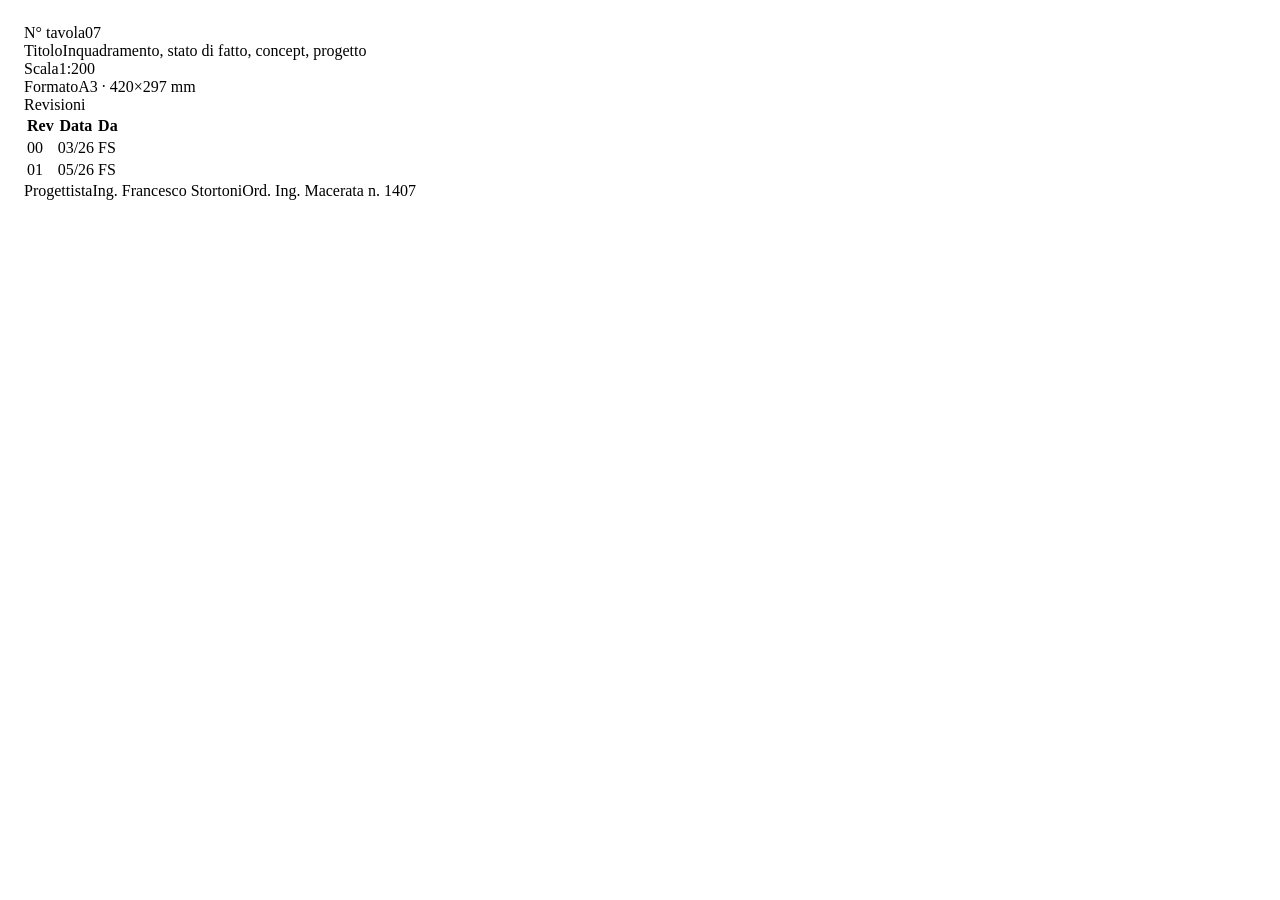
<file: design-system/components/Cartiglio/preview.html>
<!-- @dsCard group="Tavola A3" width=1587 height=560 subtitle="Blocco dati a destra della tavola" -->
<!doctype html>
<html lang="it">
<head><meta charset="utf-8"><title>Cartiglio</title>
<style>html,body{margin:0;background:var(--paper);} .wrap{width:1587px;padding:24px;box-sizing:border-box;}</style></head>
<body>
<div class="wrap"><div class="scs-ctx"><div class="scs-cart" style="height:500px;border:2px solid var(--rule)">
  <div class="scs-cblk"><span class="scs-label">N° tavola</span><span class="num">07</span></div>
  <div class="scs-cblk"><span class="scs-label">Titolo</span><span class="scs-value">Inquadramento, stato di fatto, concept, progetto</span></div>
  <div class="scs-cblk"><span class="scs-label">Scala</span><span class="scs-value acc">1:200</span></div>
  <div class="scs-cblk"><span class="scs-label">Formato</span><span class="scs-value">A3 · 420×297 mm</span></div>
  <div class="scs-cblk"><span class="scs-label">Revisioni</span>
    <table class="scs-rev"><tr><th>Rev</th><th>Data</th><th>Da</th></tr><tr><td>00</td><td>03/26</td><td>FS</td></tr><tr class="cur"><td>01</td><td>05/26</td><td>FS</td></tr></table></div>
  <div class="scs-cblk"><span class="scs-label">Progettista</span><span class="scs-value">Ing. Francesco Stortoni</span><span class="scs-note">Ord. Ing. Macerata n. 1407</span></div>
</div></div></div>
</body></html>
</file>
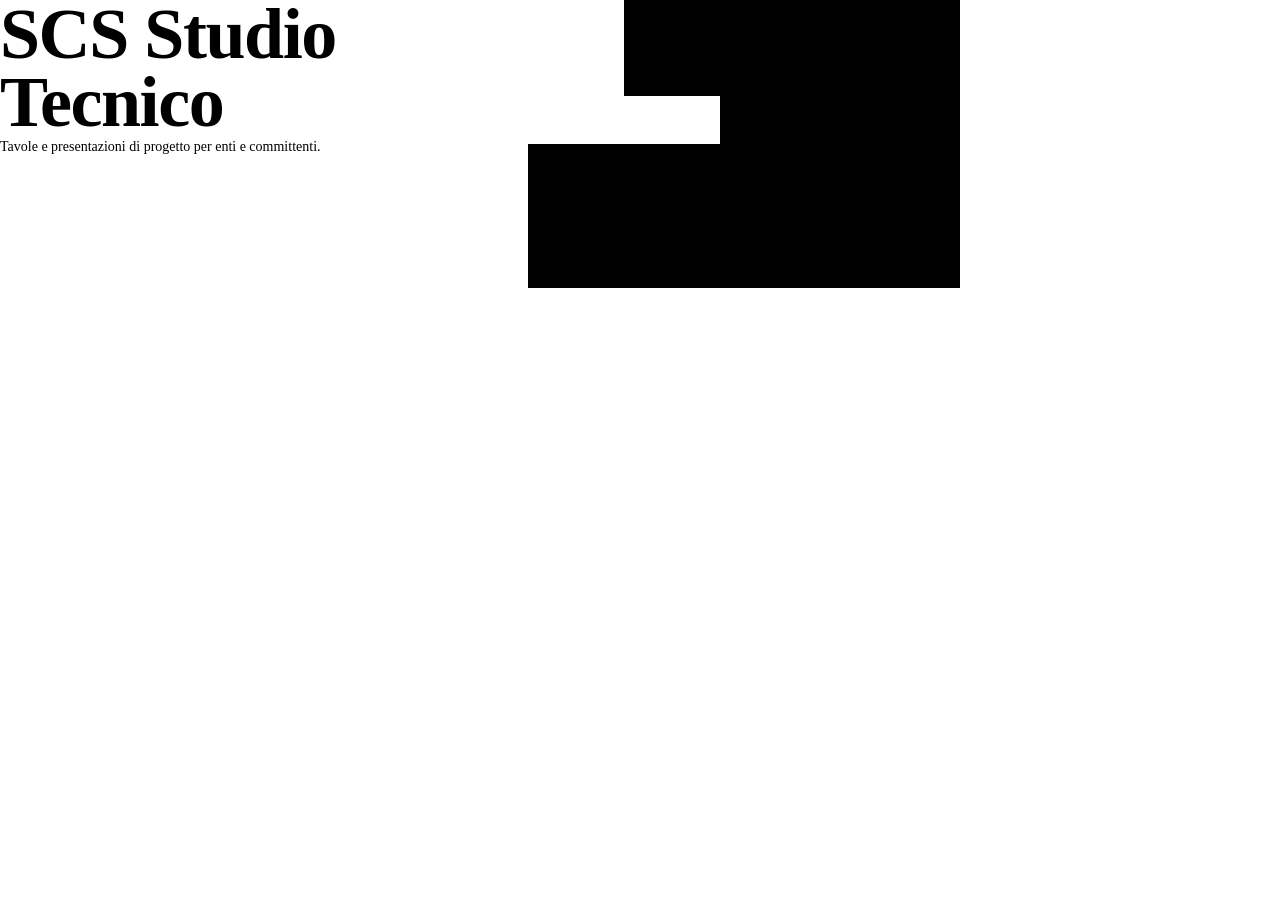
<file: design-system/components/Cover/preview.html>
<!-- @dsCard height=288 -->
<!doctype html>
<html lang="it">
<head>
<meta charset="utf-8">
<title>SCS Studio Tecnico</title>
<style>
  html, body { margin:0; height:100%; }
  body { background:var(--paper); color:var(--ink); font-family:var(--font-sans); overflow:hidden; }
  .cover { position:relative; height:288px; overflow:hidden; }
  .art { position:absolute; top:0; left:480px; width:480px; height:288px; }
  .art svg { display:block; width:480px; height:288px; }
  .blue  { fill:var(--scs-blue); }
  .green { fill:var(--scs-green); }
  .navy  { fill:var(--cqy-navy); }
  .ink   { fill:var(--ink); }
  .cyan  { fill:var(--cqy-cyan); }
  .blk   { rx:var(--radius-none); }
  .f-blue  { fill:none; stroke:var(--scs-blue); stroke-width:var(--stroke-frame); }
  .f-green { fill:none; stroke:var(--scs-green); stroke-width:var(--stroke-frame); }
  .words { position:absolute; left:var(--space-12); bottom:var(--space-12); max-width:400px; }
  .name { margin:0; font-size:72px; line-height:.95; font-weight:700; letter-spacing:-.02em; color:var(--ink); }
  .tag { margin:var(--space-3) 0 0 2px; font-size:14px; line-height:20px; color:var(--ink-muted); }
</style>
</head>
<body>
<div class="cover">
<div class="art" aria-hidden="true">
<svg viewBox="0 0 480 288" width="480" height="288">
<!--
  blocks      scs-blue 192×96 bled off the top · scs-green 192×144 bled off the bottom · cqy-navy 144×288 full-height slab bleeding off the right · ink 96×96 · cqy-cyan 96×96 (signal, kept small) — ≈38% of 960×288
  arrangement flush modular grid on a space-12 (48px) module, one tall navy slab with blue/green/ink/cyan satellites, square corners (radius-none)
  pattern     literal motif row: the SCS mark's two offset sheets — a scs-blue frame behind, a scs-green frame in front, stroke-frame, offset ~space-6, with the mark's short blue bar — drawn over the navy slab
  scales      module space-12; frame offset 20×24 ≈ space-6; stroke stroke-frame; corners radius-none
-->
<rect class="blue blk"  x="144" y="0"   width="192" height="96"/>
<rect class="green blk" x="48"  y="144" width="192" height="144"/>
<rect class="cyan blk"  x="240" y="96"  width="96"  height="96"/>
<rect class="ink blk"   x="240" y="192" width="96"  height="96"/>
<rect class="navy blk"  x="336" y="0"   width="144" height="288"/>
<rect class="f-blue"  x="376" y="48"  width="80" height="104"/>
<rect class="f-green" x="356" y="72"  width="80" height="104"/>
<rect class="blue"    x="380" y="150" width="40" height="6"/>
</svg>
</div>
<div class="words">
  <h1 class="name">SCS Studio<br>Tecnico</h1>
  <p class="tag">Tavole e presentazioni di progetto per enti e committenti.</p>
</div>
</div>
</body>
</html>
</file>
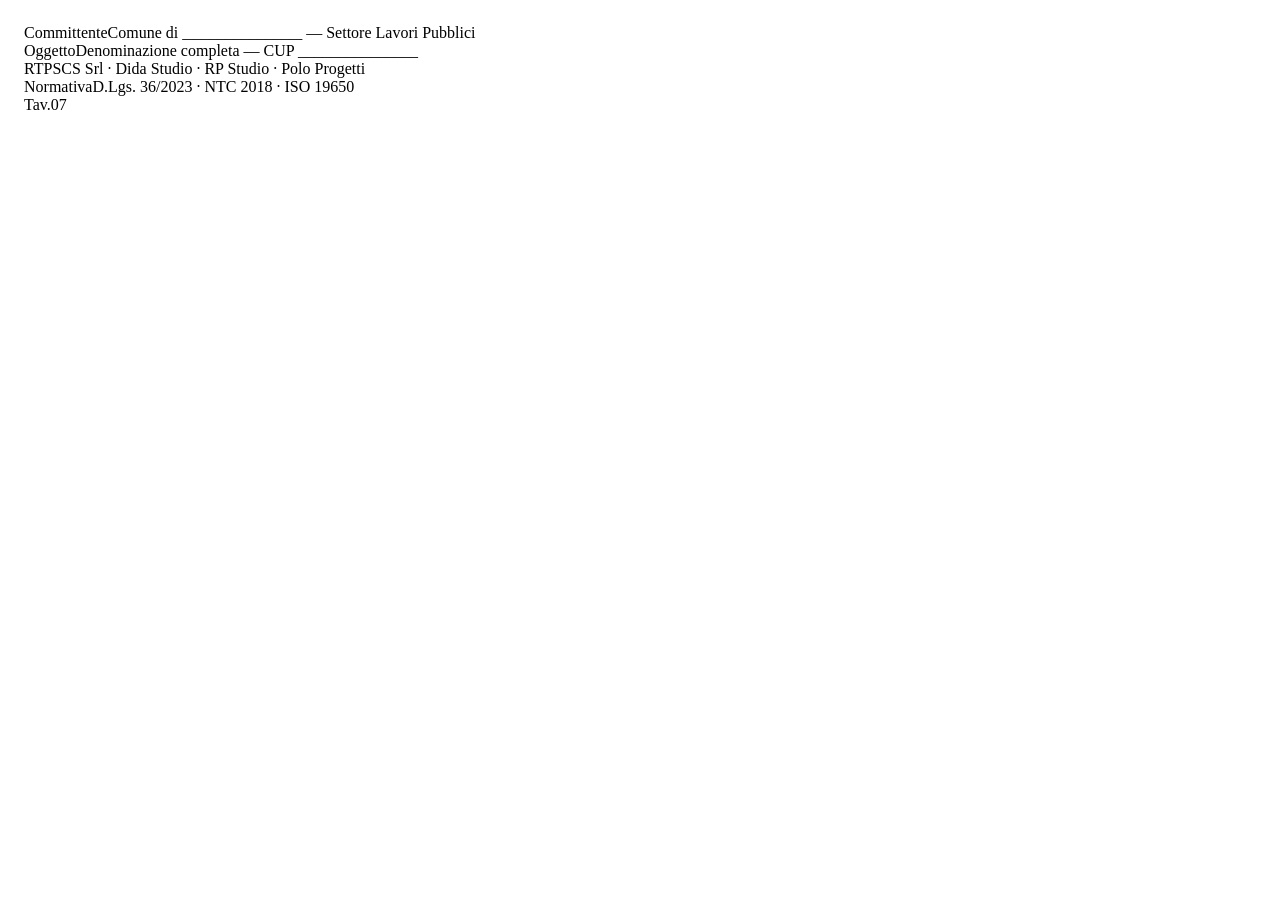
<file: design-system/components/PieDiTavola/preview.html>
<!-- @dsCard group="Tavola A3" width=1587 height=150 subtitle="Fascia dati in basso" -->
<!doctype html>
<html lang="it">
<head><meta charset="utf-8"><title>PieDiTavola</title>
<style>html,body{margin:0;background:var(--paper);} .wrap{width:1587px;padding:24px;box-sizing:border-box;}</style></head>
<body>
<div class="wrap"><div class="scs-ctx" style="border:2px solid var(--rule)">
  <div class="scs-foot">
    <div class="scs-fcell"><span class="scs-label">Committente</span><span class="scs-value">Comune di _______________ — Settore Lavori Pubblici</span></div>
    <div class="scs-fcell"><span class="scs-label">Oggetto</span><span class="scs-value">Denominazione completa — CUP _______________</span></div>
    <div class="scs-fcell"><span class="scs-label">RTP</span><span class="scs-value">SCS Srl · Dida Studio · RP Studio · Polo Progetti</span></div>
    <div class="scs-fcell"><span class="scs-label">Normativa</span><span class="scs-value">D.Lgs. 36/2023 · NTC 2018 · ISO 19650</span></div>
    <div class="scs-fcell scs-fpg"><span class="scs-label">Tav.</span><span class="pg">07</span></div>
  </div>
  <div class="scs-band"><i></i><i></i></div>
</div></div>
</body></html>
</file>
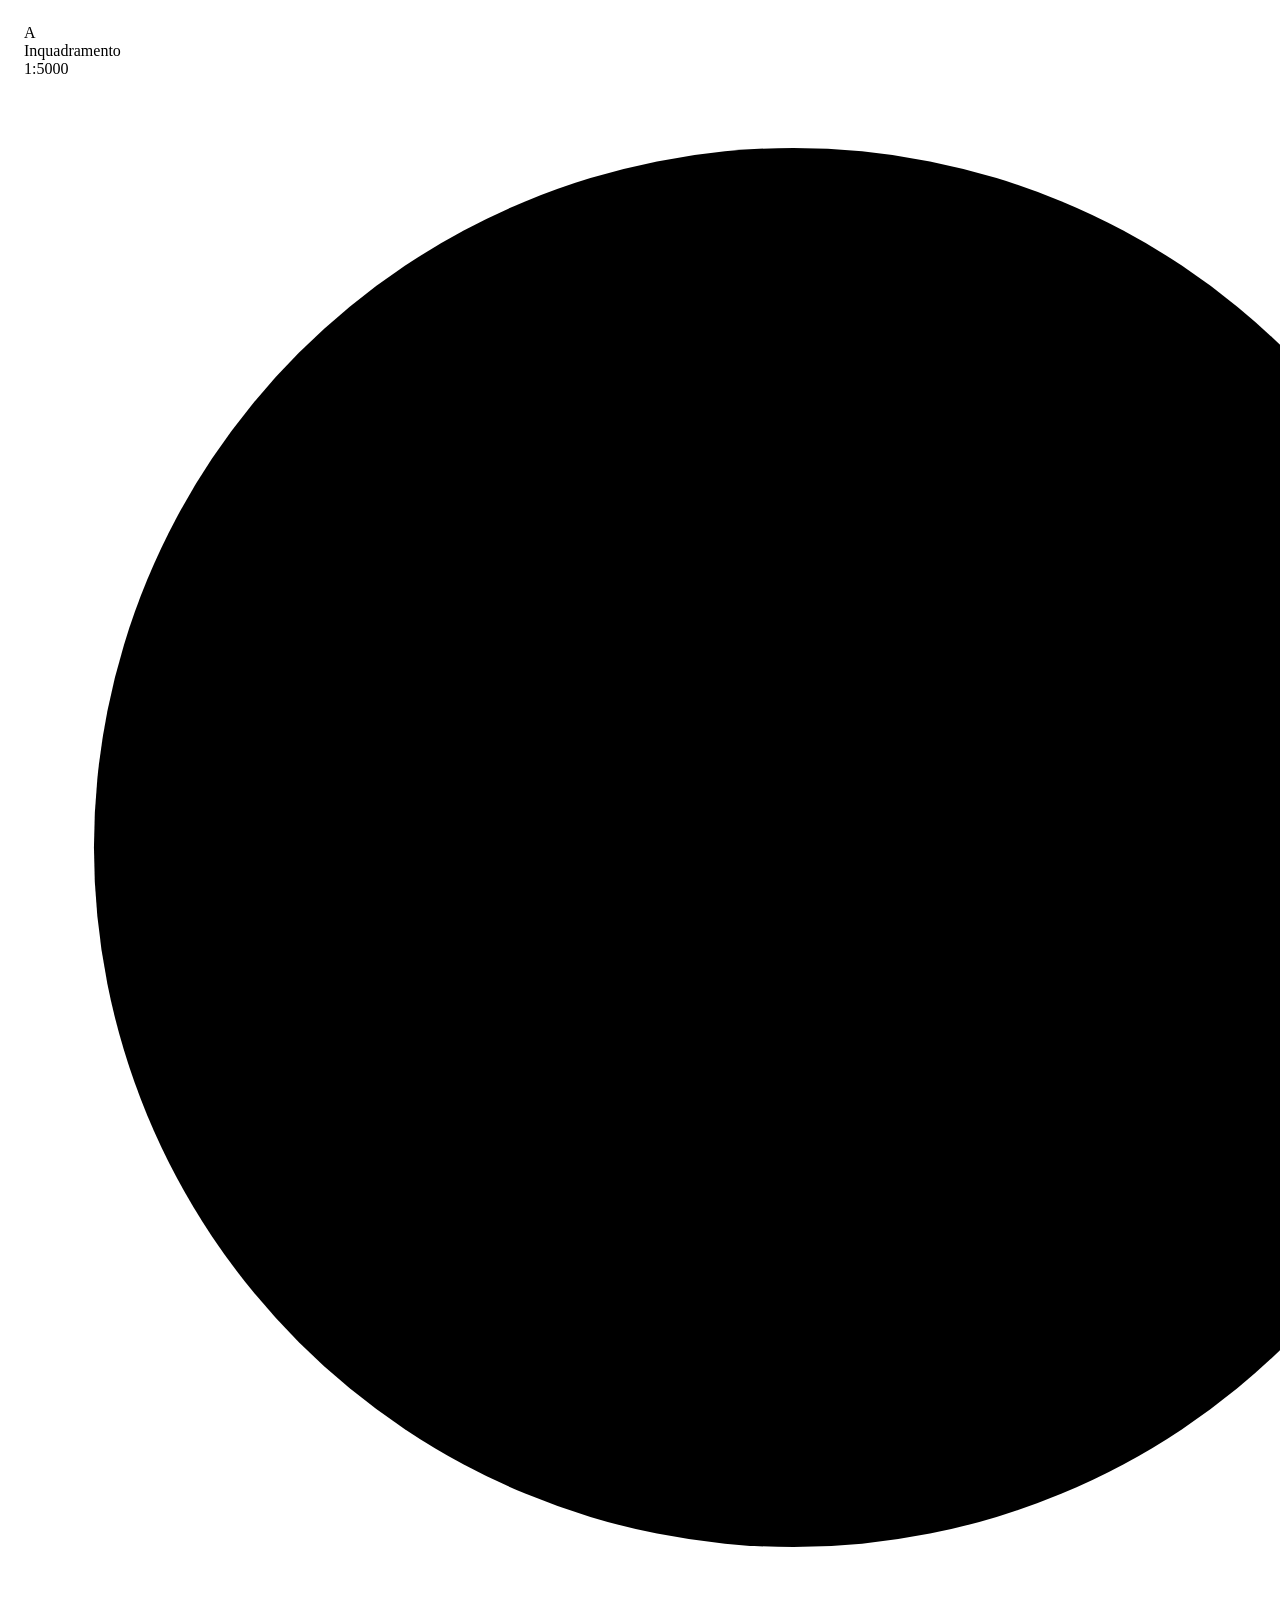
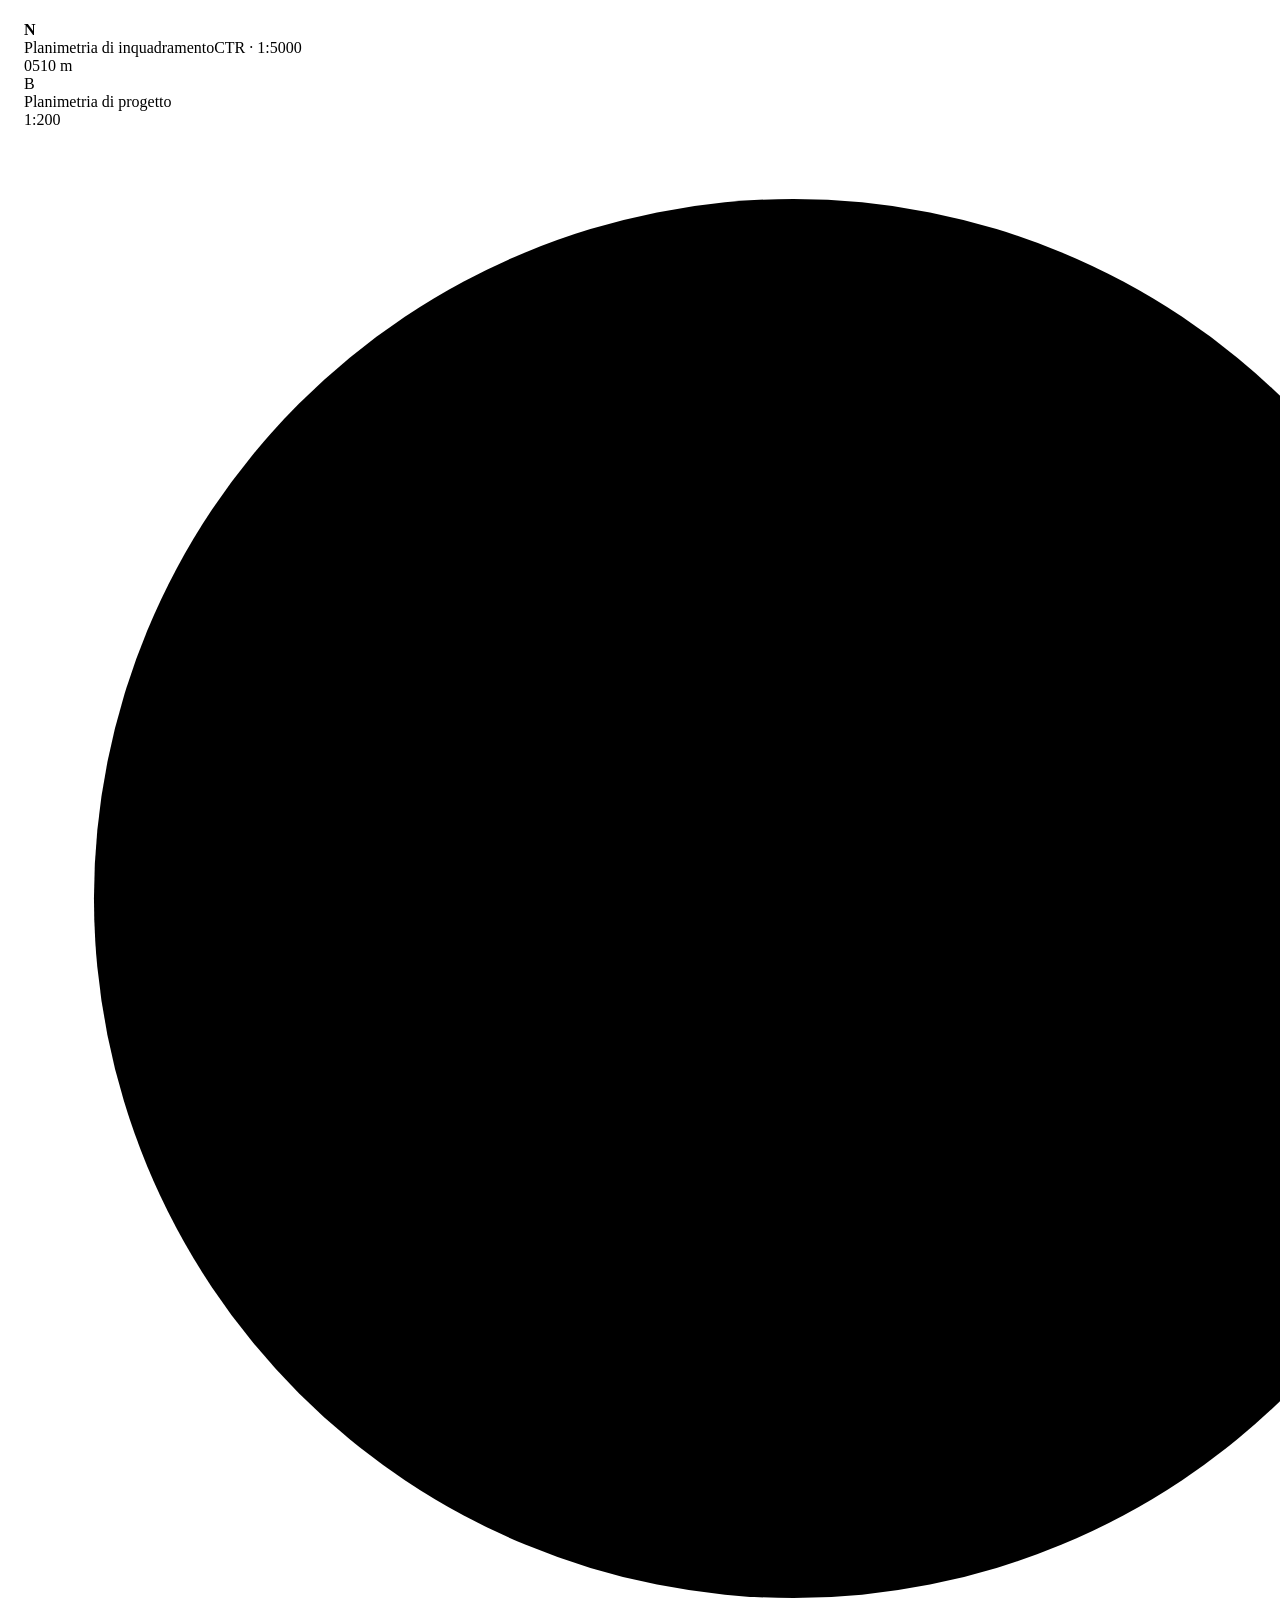
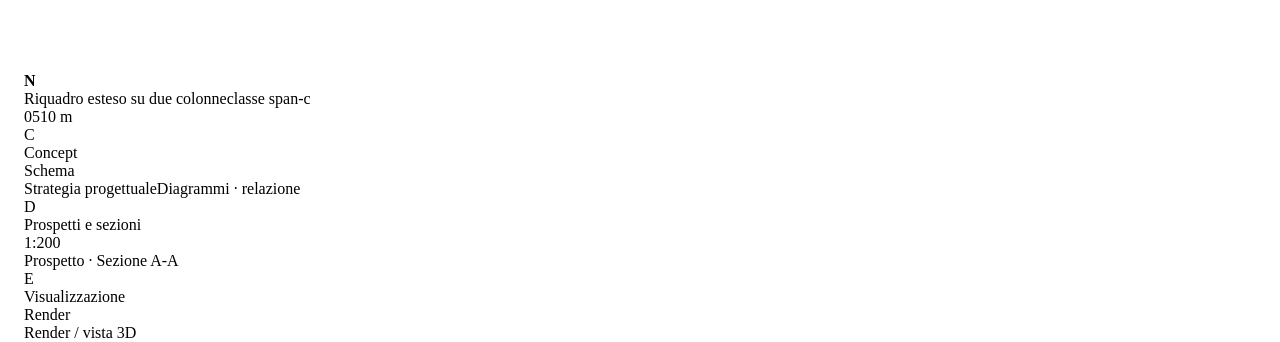
<file: design-system/components/Riquadro/preview.html>
<!-- @dsCard group="Tavola A3" width=1587 height=520 subtitle="Cella A–F della griglia" -->
<!doctype html>
<html lang="it">
<head><meta charset="utf-8"><title>Riquadro</title>
<style>html,body{margin:0;background:var(--paper);} .wrap{width:1587px;padding:24px;box-sizing:border-box;}</style></head>
<body>
<div class="wrap"><div class="scs-ctx"><div class="scs-grid" style="height:460px;border-top:1px solid var(--line);border-left:1px solid var(--line)">
  <div class="scs-cell">
    <div class="scs-cell-hdr"><div class="scs-chip">A</div><div class="scs-cell-title" contenteditable="true">Inquadramento</div><div class="scs-cell-scale">1:5000</div></div>
    <div class="scs-cell-body"><div class="scs-ph"><div class="scs-north"><svg viewBox="0 0 22 22" aria-hidden="true"><circle class="n-ring" cx="11" cy="11" r="10"/><polygon class="n-fill" points="11,2 15,18 11,15 7,18"/></svg><b>N</b></div><span class="scs-label">Planimetria di inquadramento</span><span class="scs-note">CTR · 1:5000</span><div class="scs-scalebar"><div class="bars"><i></i><i></i><i></i><i></i></div><div class="ticks"><span>0</span><span>5</span><span>10 m</span></div></div></div></div>
  </div>
  <div class="scs-cell span-c">
    <div class="scs-cell-hdr"><div class="scs-chip">B</div><div class="scs-cell-title" contenteditable="true">Planimetria di progetto</div><div class="scs-cell-scale">1:200</div></div>
    <div class="scs-cell-body"><div class="scs-ph"><div class="scs-north"><svg viewBox="0 0 22 22" aria-hidden="true"><circle class="n-ring" cx="11" cy="11" r="10"/><polygon class="n-fill" points="11,2 15,18 11,15 7,18"/></svg><b>N</b></div><span class="scs-label">Riquadro esteso su due colonne</span><span class="scs-note">classe span-c</span><div class="scs-scalebar"><div class="bars"><i></i><i></i><i></i><i></i></div><div class="ticks"><span>0</span><span>5</span><span>10 m</span></div></div></div></div>
  </div>
  <div class="scs-cell">
    <div class="scs-cell-hdr"><div class="scs-chip">C</div><div class="scs-cell-title" contenteditable="true">Concept</div><div class="scs-cell-scale">Schema</div></div>
    <div class="scs-cell-body"><div class="scs-ph"><span class="scs-label">Strategia progettuale</span><span class="scs-note">Diagrammi · relazione</span></div></div>
  </div>
  <div class="scs-cell">
    <div class="scs-cell-hdr"><div class="scs-chip">D</div><div class="scs-cell-title" contenteditable="true">Prospetti e sezioni</div><div class="scs-cell-scale">1:200</div></div>
    <div class="scs-cell-body"><div class="scs-ph"><span class="scs-label">Prospetto · Sezione A-A</span></div></div>
  </div>
  <div class="scs-cell">
    <div class="scs-cell-hdr"><div class="scs-chip">E</div><div class="scs-cell-title" contenteditable="true">Visualizzazione</div><div class="scs-cell-scale">Render</div></div>
    <div class="scs-cell-body"><div class="scs-ph"><span class="scs-label">Render / vista 3D</span></div></div>
  </div>
</div></div></div>
</body></html>
</file>
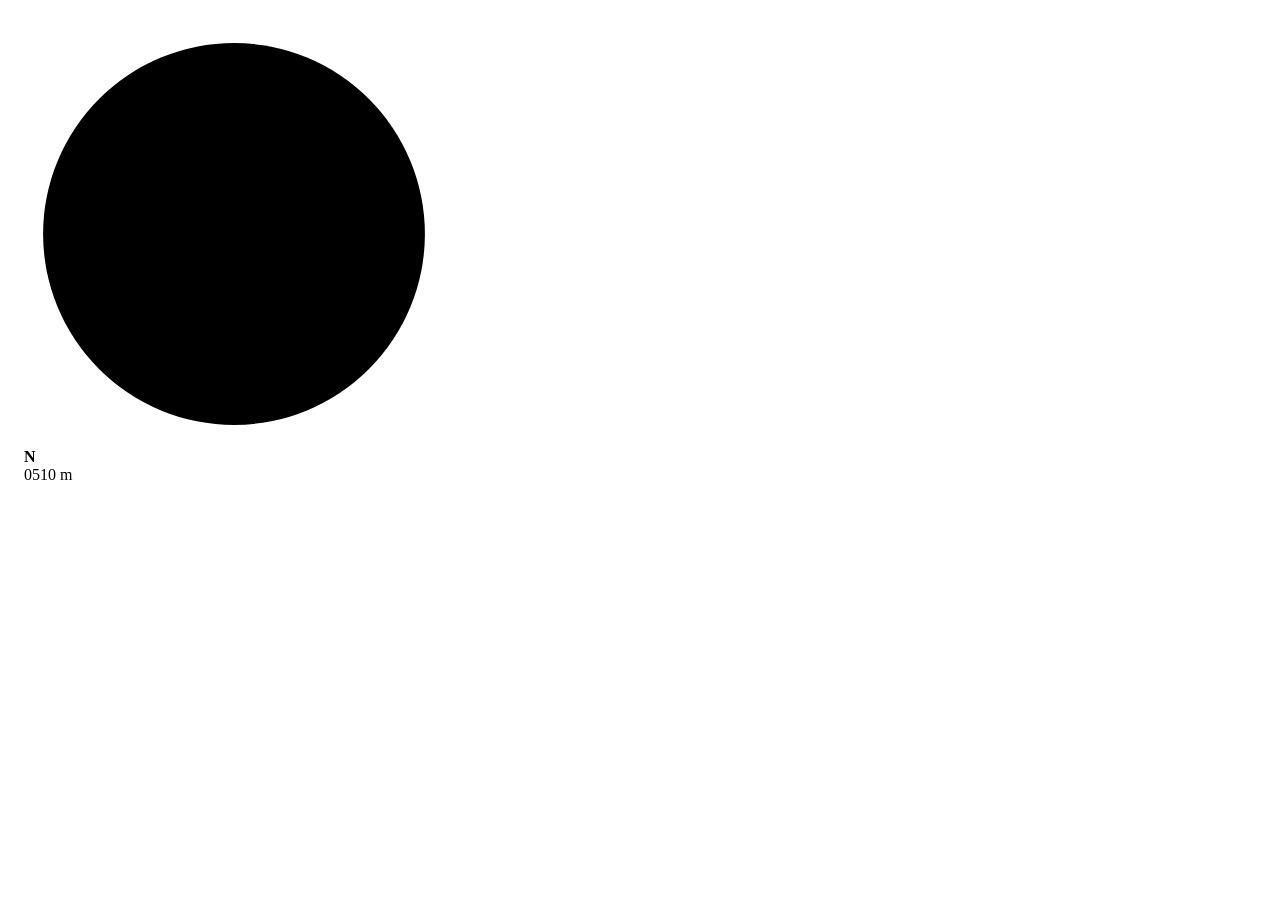
<file: design-system/components/Simboli/preview.html>
<!-- @dsCard group="Tavola A3" width=1587 height=240 subtitle="Freccia nord e scala grafica" -->
<!doctype html>
<html lang="it">
<head><meta charset="utf-8"><title>Simboli</title>
<style>html,body{margin:0;background:var(--paper);} .wrap{width:1587px;padding:24px;box-sizing:border-box;}</style></head>
<body>
<div class="wrap"><div class="scs-ctx"><div style="position:relative;width:420px;height:180px;border:1px dashed var(--line)"><div class="scs-north"><svg viewBox="0 0 22 22" aria-hidden="true"><circle class="n-ring" cx="11" cy="11" r="10"/><polygon class="n-fill" points="11,2 15,18 11,15 7,18"/></svg><b>N</b></div><div class="scs-scalebar"><div class="bars"><i></i><i></i><i></i><i></i></div><div class="ticks"><span>0</span><span>5</span><span>10 m</span></div></div></div></div></div>
</body></html>
</file>
